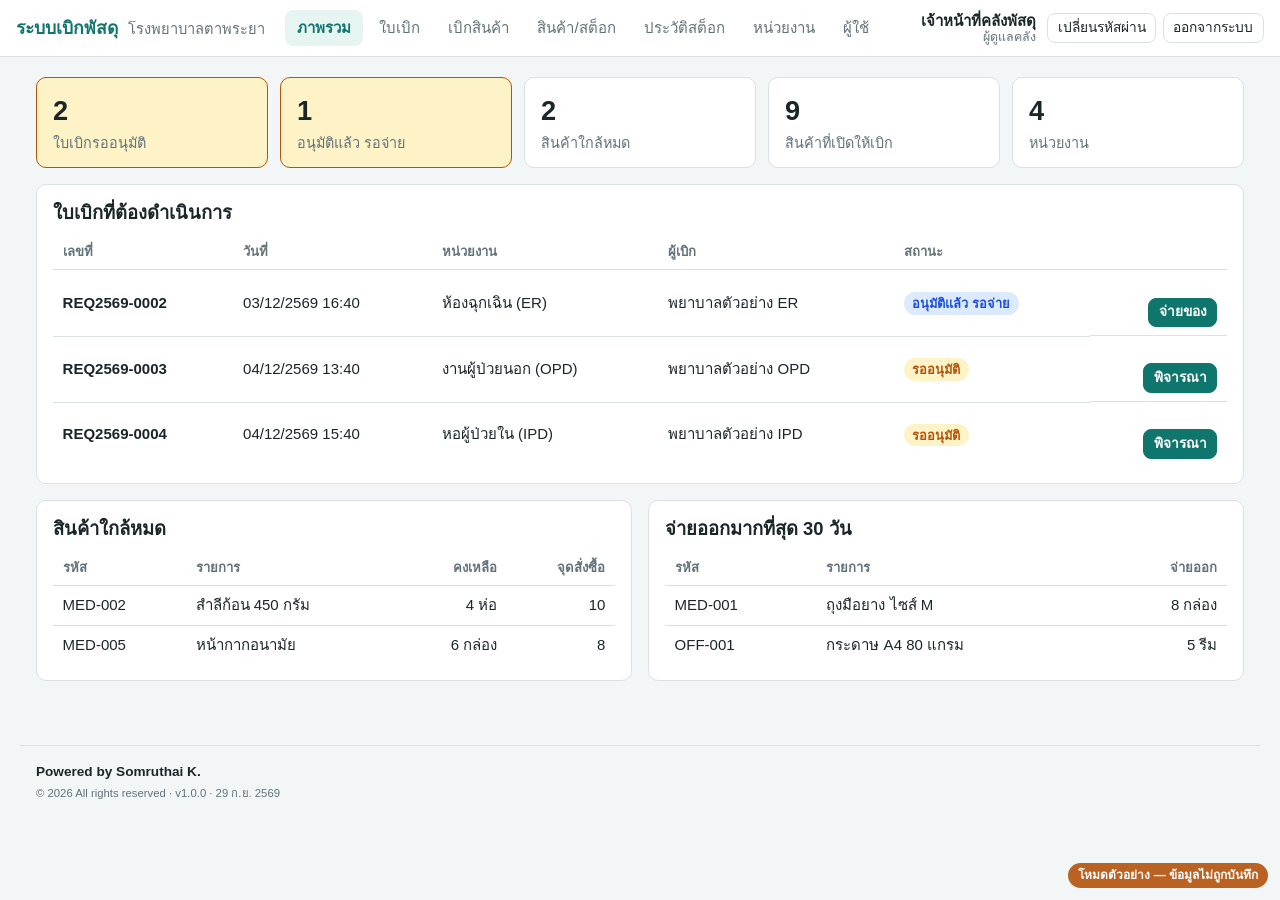
<file: codebase/app/index.html>
<!doctype html>
<html lang="th">
<head>
  <meta charset="utf-8">
  <meta name="viewport" content="width=device-width, initial-scale=1">
  <title>ระบบเบิกพัสดุ รพ.ตาพระยา</title>
  <link rel="icon" href="data:image/svg+xml,<svg xmlns='http://www.w3.org/2000/svg' viewBox='0 0 32 32'><rect width='32' height='32' rx='7' fill='%230f766e'/><path d='M8 11l8-4 8 4v10l-8 4-8-4z' fill='none' stroke='white' stroke-width='2.2' stroke-linejoin='round'/><path d='M8 11l8 4 8-4M16 15v10' fill='none' stroke='white' stroke-width='2.2'/></svg>">
  <link rel="stylesheet" href="style.css">
  <style>
    .demo-banner { position: fixed; right: 12px; bottom: 12px; z-index: 30; background: #b45309; color: #fff;
      font: 600 12px/1.4 "Segoe UI", Tahoma, sans-serif; padding: 4px 10px; border-radius: 99px; opacity: .9; }
    @media print { .demo-banner { display: none; } }
  </style>
</head>
<body>
  <header class="topbar">
    <div class="brand">ระบบเบิกพัสดุ <small>โรงพยาบาลตาพระยา</small></div>
    <nav id="tabs" aria-label="เมนูหลัก"></nav>
    <div id="userbox"></div>
  </header>
  <main id="view" aria-live="polite"></main>
  <footer class="site-footer">
    <strong>Powered by Somruthai K.</strong>
    <small>© 2026 All rights reserved · v1.0.0 · 29 ก.ย. 2569</small>
  </footer>
  <dialog id="dlg"></dialog>
  <div id="print" aria-hidden="true"></div>
  <div id="toast" role="status" hidden></div>
  <div class="demo-banner">โหมดตัวอย่าง — ข้อมูลไม่ถูกบันทึก</div>
  <script src="mock-api.js"></script>
  <script src="app.js"></script>
</body>
</html>
</file>
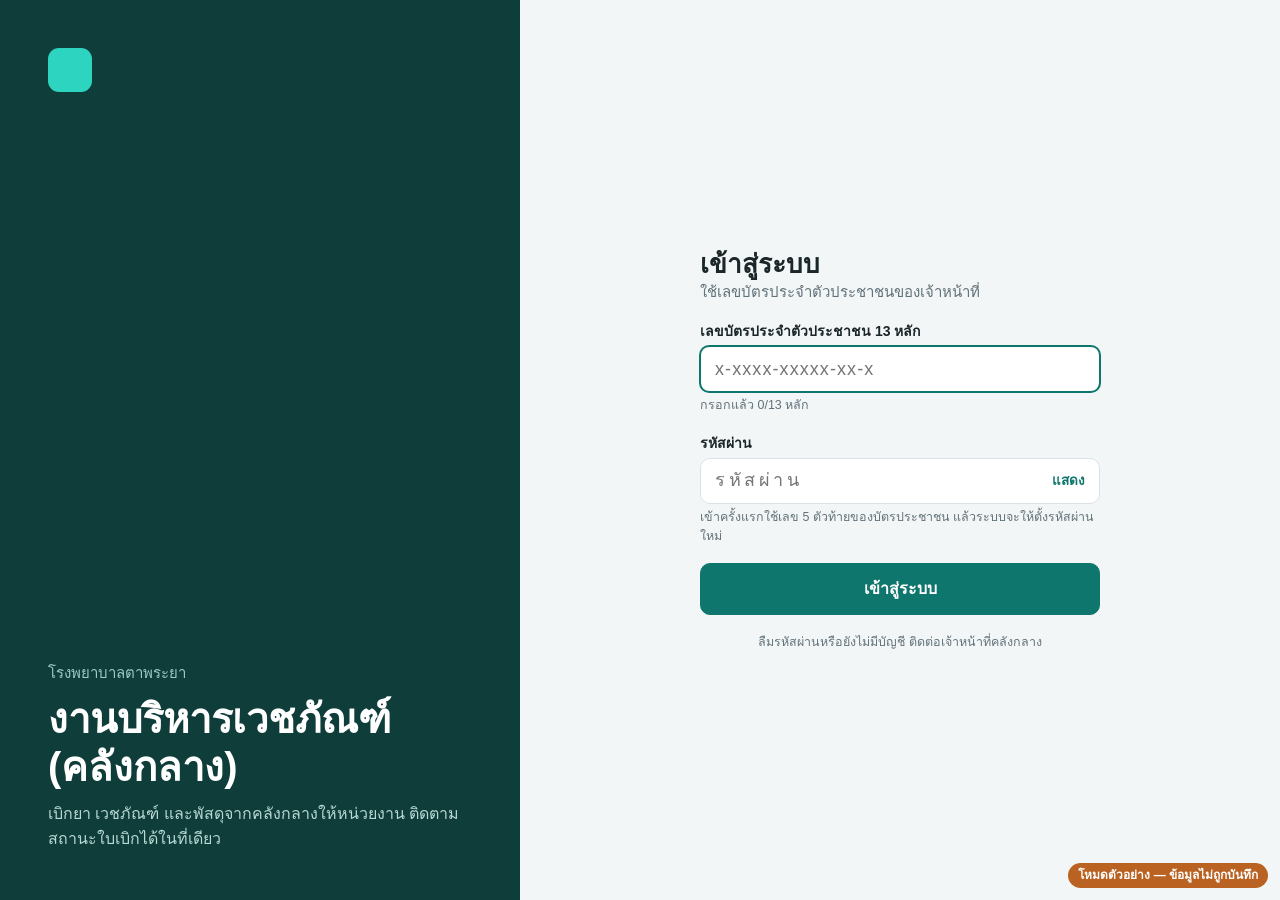
<file: project/uploads/codebase/app/index.html>
<!doctype html>
<html lang="th">
<head>
  <meta charset="utf-8">
  <meta name="viewport" content="width=device-width, initial-scale=1">
  <title>งานบริหารเวชภัณฑ์ (คลังกลาง) รพ.ตาพระยา</title>
  <link rel="icon" href="data:image/svg+xml,<svg xmlns='http://www.w3.org/2000/svg' viewBox='0 0 32 32'><rect width='32' height='32' rx='7' fill='%230f766e'/><rect x='9' y='12' width='14' height='2.6' rx='1.3' fill='white'/><rect x='9' y='17.4' width='14' height='2.6' rx='1.3' fill='white'/></svg>">
  <link rel="stylesheet" href="style.css">
  <style>
    .demo-banner { position: fixed; right: 12px; bottom: 12px; z-index: 30; background: #b45309; color: #fff;
      font: 600 12px/1.4 "Noto Sans Thai", "Segoe UI", Tahoma, sans-serif; padding: 4px 10px; border-radius: 99px; opacity: .9; }
    @media print { .demo-banner { display: none; } }
  </style>
</head>
<body class="auth">
  <div class="shell">
    <aside class="side">
      <div class="side-brand">
        <div class="logo"></div>
        <div class="brand-text"><b>งานบริหารเวชภัณฑ์</b><small>(คลังกลาง) · รพ.ตาพระยา</small></div>
      </div>
      <nav id="tabs" aria-label="เมนูหลัก"></nav>
      <div id="userbox"></div>
    </aside>
    <main id="view" aria-live="polite"></main>
  </div>
  <dialog id="dlg"></dialog>
  <div id="print" class="print-doc" aria-hidden="true"></div>
  <div id="toast" role="status" hidden></div>
  <div class="demo-banner">โหมดตัวอย่าง — ข้อมูลไม่ถูกบันทึก</div>
  <script src="mock-api.js"></script>
  <script src="app.js"></script>
</body>
</html>
</file>
<file: codebase/app/style.css>
:root {
  --bg: #f3f6f7;
  --surface: #ffffff;
  --border: #d9e1e4;
  --text: #1b2629;
  --muted: #62727a;
  --primary: #0f766e;
  --primary-text: #ffffff;
  --ok: #15803d;
  --ok-bg: #dcfce7;
  --warn: #b45309;
  --warn-bg: #fef3c7;
  --bad: #b91c1c;
  --bad-bg: #fee2e2;
  --info: #1d4ed8;
  --info-bg: #dbeafe;
  --soft: #e6f4f2;
  --radius: 10px;
  color-scheme: light;
}
@media (prefers-color-scheme: dark) {
  :root {
    --bg: #101719;
    --surface: #182124;
    --border: #2b383c;
    --text: #e4eced;
    --muted: #93a4aa;
    --primary: #2dd4bf;
    --primary-text: #062a26;
    --ok: #4ade80;
    --ok-bg: #14532d55;
    --warn: #fbbf24;
    --warn-bg: #78350f55;
    --bad: #f87171;
    --bad-bg: #7f1d1d55;
    --info: #93c5fd;
    --info-bg: #1e3a8a66;
    --soft: #134e4a66;
    color-scheme: dark;
  }
}

* { box-sizing: border-box; }
body {
  margin: 0;
  background: var(--bg);
  color: var(--text);
  font: 15px/1.5 "Segoe UI", "Leelawadee UI", "Noto Sans Thai", Tahoma, sans-serif;
}
h1, h2, h3 { margin: 0 0 .6rem; line-height: 1.25; }
h2 { font-size: 1.15rem; }
small, .muted { color: var(--muted); }

.topbar {
  position: sticky; top: 0; z-index: 5;
  display: flex; flex-wrap: wrap; align-items: center; gap: .5rem 1.25rem;
  padding: .6rem 1rem;
  background: var(--surface);
  border-bottom: 1px solid var(--border);
}
.brand { font-weight: 700; font-size: 1.1rem; color: var(--primary); }
.brand small { font-weight: 400; margin-left: .35rem; color: var(--muted); }
#tabs { display: flex; flex-wrap: wrap; gap: .25rem; flex: 1; }
#tabs button {
  border: 0; background: none; color: var(--muted);
  padding: .45rem .75rem; border-radius: 8px; cursor: pointer; font: inherit;
}
#tabs button:hover { background: var(--bg); color: var(--text); }
#tabs button[aria-current="page"] { background: var(--soft); color: var(--primary); font-weight: 600; }
#userbox { display: flex; align-items: center; gap: .4rem; }
#userbox span { display: grid; line-height: 1.2; text-align: right; margin-right: .3rem; }
#userbox small { font-size: .78rem; }
#userbox .btn + .btn { margin-left: 0; }

main { max-width: 1240px; margin: 0 auto; padding: 1.25rem 1rem 3rem; }

.site-footer {
  display: grid; gap: .15rem;
  max-width: 1240px; margin: 0 auto; padding: 1rem 1rem 1.5rem;
  border-top: 1px solid var(--border);
  font-size: .85rem;
}
.site-footer strong { color: var(--text); }

.card {
  background: var(--surface);
  border: 1px solid var(--border);
  border-radius: var(--radius);
  padding: 1rem;
  margin-bottom: 1rem;
  min-width: 0;
}
.grid2 { display: grid; grid-template-columns: repeat(auto-fit, minmax(320px, 1fr)); gap: 0 1rem; }
.stats { display: grid; grid-template-columns: repeat(auto-fit, minmax(160px, 1fr)); gap: .75rem; margin-bottom: 1rem; }
.stat {
  text-align: left; font: inherit; color: inherit; cursor: pointer;
  background: var(--surface); border: 1px solid var(--border); border-radius: var(--radius); padding: .8rem 1rem;
}
.stat:hover { border-color: var(--primary); }
.stat.attn { border-color: var(--warn); background: var(--warn-bg); }
.stat b { display: block; font-size: 1.7rem; }
.stat span { color: var(--muted); font-size: .9rem; }

.toolbar { display: flex; flex-wrap: wrap; align-items: center; gap: .6rem; margin-bottom: .8rem; }
.toolbar h2 { margin: 0 auto 0 0; }
.toolbar input, .toolbar select { width: auto; min-width: 200px; }

.table-wrap { overflow-x: auto; }
table { width: 100%; border-collapse: collapse; background: var(--surface); }
th, td { padding: .5rem .6rem; text-align: left; border-bottom: 1px solid var(--border); vertical-align: middle; }
th { font-size: .82rem; color: var(--muted); font-weight: 600; white-space: nowrap; }
tr:last-child td { border-bottom: 0; }
td.num, th.num { text-align: right; font-variant-numeric: tabular-nums; }
td.actions { white-space: nowrap; text-align: right; }
td .btn { vertical-align: middle; }
.list .table-wrap { border: 1px solid var(--border); border-radius: var(--radius); }

.btn {
  display: inline-block; border: 1px solid var(--border); background: var(--surface); color: var(--text);
  padding: .45rem .9rem; border-radius: 8px; cursor: pointer; font: inherit; text-decoration: none;
}
.btn:hover { border-color: var(--primary); }
.btn.primary { background: var(--primary); border-color: var(--primary); color: var(--primary-text); font-weight: 600; }
.btn.primary:hover { filter: brightness(1.08); }
.btn.danger { color: var(--bad); }
.btn.danger:hover { border-color: var(--bad); }
.btn.small { padding: .22rem .6rem; font-size: .86rem; }
.btn.block { display: block; width: 100%; padding: .6rem; }
.btn + .btn { margin-left: .3rem; }
.btn:disabled { opacity: .5; cursor: default; }

.badge { display: inline-block; padding: .1rem .55rem; border-radius: 99px; font-size: .8rem; font-weight: 600; white-space: nowrap; vertical-align: middle; }
.badge.ok { background: var(--ok-bg); color: var(--ok); }
.badge.warn { background: var(--warn-bg); color: var(--warn); }
.badge.bad { background: var(--bad-bg); color: var(--bad); }
.badge.info { background: var(--info-bg); color: var(--info); }
.badge.muted { background: var(--bg); color: var(--muted); border: 1px solid var(--border); }
.plus { color: var(--ok); font-weight: 600; }
.minus { color: var(--bad); font-weight: 600; }
.empty { color: var(--muted); padding: 1rem; margin: 0; }
.hint { background: var(--soft); border-radius: 8px; padding: .5rem .7rem; font-size: .9rem; margin: 0 0 .8rem; }

/* หน้าเบิกสินค้า */
.request-layout { display: grid; grid-template-columns: minmax(0, 1fr) 340px; gap: 1rem; align-items: start; }
.cart { position: sticky; top: 4.5rem; }
.cart-lines { list-style: none; padding: 0; margin: 0 0 1rem; max-height: 45vh; overflow-y: auto; }
.cart-lines li { display: grid; grid-template-columns: 1fr auto auto; gap: .5rem; align-items: center; padding: .5rem 0; border-bottom: 1px solid var(--border); }
.qty-unit { display: inline-flex; align-items: center; gap: .35rem; white-space: nowrap; }
.qty-unit input { width: 88px; text-align: right; }
.qty-unit span { color: var(--muted); font-size: .9rem; min-width: 2.5rem; }
.qty-input { width: 100px; text-align: right; }

/* ฟอร์มและกล่องข้อความ */
dialog {
  border: 1px solid var(--border); border-radius: 14px; padding: 0;
  background: var(--surface); color: var(--text);
  width: min(460px, calc(100vw - 32px));
  max-height: calc(100vh - 48px);
}
dialog.wide { width: min(900px, calc(100vw - 32px)); }
dialog::backdrop { background: #0008; }
.form { padding: 1.2rem; }
.form h2 { display: flex; flex-wrap: wrap; align-items: center; gap: .5rem; }
.fields { display: grid; gap: .8rem; }
.fields.step { margin-top: 1rem; padding-top: 1rem; border-top: 1px solid var(--border); }
.fields.two { grid-template-columns: repeat(auto-fit, minmax(220px, 1fr)); }
.field { display: grid; gap: .25rem; }
.field > span { font-size: .88rem; font-weight: 600; }
.field small { font-size: .8rem; }
input, select, textarea {
  width: 100%; font: inherit; color: var(--text); background: var(--bg);
  border: 1px solid var(--border); border-radius: 8px; padding: .45rem .6rem;
}
input:focus, select:focus, textarea:focus { outline: 2px solid var(--primary); outline-offset: -1px; }
.form-error { color: var(--bad); background: var(--bad-bg); padding: .5rem .7rem; border-radius: 8px; margin: .8rem 0 0; }
.actions { display: flex; flex-wrap: wrap; justify-content: flex-end; gap: .4rem; margin-top: 1.2rem; }
.actions .btn + .btn { margin-left: 0; }
.doc-actions { display: flex; flex-wrap: wrap; gap: .4rem; margin-top: 1rem; }
.doc-actions .btn + .btn { margin-left: 0; }
.info-grid { display: grid; grid-template-columns: repeat(auto-fit, minmax(180px, 1fr)); gap: .6rem 1rem; margin-bottom: 1rem; }
.info-grid small { font-size: .8rem; }

/* หน้าเข้าสู่ระบบ */
body.auth #tabs, body.auth #userbox { display: none; }
.auth-card { max-width: 400px; margin: 3rem auto; padding: 1.5rem; }
.auth-card .btn.block { margin-top: 1.2rem; }

#toast {
  position: fixed; left: 50%; bottom: 1.2rem; transform: translateX(-50%); z-index: 20;
  background: var(--text); color: var(--surface); padding: .6rem 1rem; border-radius: 8px;
  max-width: calc(100vw - 32px); box-shadow: 0 6px 20px #0003;
}
#toast.error { background: var(--bad); color: #fff; }

#print { display: none; }

@media (max-width: 900px) {
  .request-layout { grid-template-columns: 1fr; }
  .cart { position: static; }
}
@media (max-width: 640px) {
  main { padding: 1rem 1rem 3rem; }
  .toolbar input, .toolbar select { min-width: 0; flex: 1; }
  .brand small { display: none; }
  #userbox { width: 100%; justify-content: space-between; }
  #userbox span { text-align: left; margin-right: auto; }
}

/* ใบเบิกสำหรับพิมพ์ */
@media print {
  @page { size: A4; margin: 15mm; }
  body { background: #fff; color: #000; font-size: 14px; }
  body > *:not(#print) { display: none !important; }
  #print { display: block; }
  #print h1 { text-align: center; font-size: 1.4rem; margin: 0; }
  #print .center { text-align: center; margin: .2rem 0 1rem; }
  #print .print-head { display: grid; grid-template-columns: 1fr 1fr; gap: .3rem 1rem; margin-bottom: 1rem; }
  #print table { border-collapse: collapse; }
  #print th, #print td { border: 1px solid #000; padding: .3rem .5rem; color: #000; background: #fff; }
  #print .num { text-align: right; }
  #print .signs { display: grid; grid-template-columns: 1fr 1fr; gap: 2.2rem 2rem; margin-top: 2.5rem; break-inside: avoid; }
  #print .sign { text-align: center; line-height: 1.9; }
}
</file>
<file: project/uploads/codebase/app/style.css>
:root {
  --bg: #f3f6f7;
  --surface: #ffffff;
  --surface-2: #fbfcfc;
  --head: #f7f9fa;
  --border: #d9e1e4;
  --line: #e1e8ea;
  --line-soft: #edf1f2;
  --text: #1b2629;
  --muted: #62727a;
  --faint: #c3ced1;
  --primary: #0f766e;
  --primary-hover: #0b5a54;
  --primary-text: #ffffff;
  --soft: #e3f2ef;
  --soft-2: #f2faf8;
  --soft-line: #9cc9c3;
  --chip: #eef2f3;
  --disabled: #9fb5b2;
  --ok: #15803d;
  --ok-bg: #dcfce7;
  --warn: #b45309;
  --warn-bg: #fef3c7;
  --warn-line: #d97706;
  --warn-soft: #fffbeb;
  --bad: #b91c1c;
  --bad-bg: #fee2e2;
  --bad-line: #fecaca;
  --bad-soft: #fef2f2;
  --emerg: #dc2626;
  --info: #1d4ed8;
  --info-bg: #dbeafe;
  --info-soft: #f5f8ff;
  --info-line: #c7d6fb;
  --side-bg: #0f3d3a;
  --side-fg: #d6ebe8;
  --side-muted: #9cc9c3;
  --side-link: #b8d8d4;
  --side-head: #7fb3ad;
  --side-active: #1a5a55;
  --accent: #2dd4bf;
  --dark: #1b2629;
  --shadow: 0 8px 24px #0f2a2a1a;
  --wh-l: 0.94; --wh-c: 0.04; --wh-ink-l: 0.42; --wh-ink-c: 0.1; --bar-l: 0.55;
  --radius: 14px;
  color-scheme: light;
}
@media (prefers-color-scheme: dark) {
  :root {
    --bg: #101719;
    --surface: #182124;
    --surface-2: #1b2528;
    --head: #1d282b;
    --border: #2f3d41;
    --line: #2a373b;
    --line-soft: #222e31;
    --text: #e4eced;
    --muted: #93a4aa;
    --faint: #4a5a5e;
    --primary: #2dd4bf;
    --primary-hover: #5eead4;
    --primary-text: #062a26;
    --soft: #134e4a80;
    --soft-2: #134e4a40;
    --soft-line: #2b6f68;
    --chip: #243236;
    --disabled: #3d5553;
    --ok: #4ade80;
    --ok-bg: #14532d66;
    --warn: #fbbf24;
    --warn-bg: #78350f66;
    --warn-line: #d97706;
    --warn-soft: #78350f33;
    --bad: #f87171;
    --bad-bg: #7f1d1d66;
    --bad-line: #7f1d1d;
    --bad-soft: #7f1d1d33;
    --emerg: #ef4444;
    --info: #93c5fd;
    --info-bg: #1e3a8a66;
    --info-soft: #1e3a8a26;
    --info-line: #1e3a8a;
    --side-bg: #0b2927;
    --side-active: #17504b;
    --dark: #e4eced;
    --shadow: 0 8px 24px #0006;
    --wh-l: 0.36; --wh-c: 0.06; --wh-ink-l: 0.88; --wh-ink-c: 0.08; --bar-l: 0.68;
    color-scheme: dark;
  }
}

* { box-sizing: border-box; }
body {
  margin: 0;
  background: var(--bg);
  color: var(--text);
  font: 15px/1.5 "Noto Sans Thai", "Leelawadee UI", "Segoe UI", Tahoma, sans-serif;
}
h1, h2, h3 { margin: 0; line-height: 1.25; }
small, .muted { color: var(--muted); }
a { color: var(--primary); }
button, input, select, textarea { font: inherit; color: inherit; }

/* ---------- โครงหน้า: แถบซ้าย + เนื้อหา ---------- */
.shell { display: grid; grid-template-columns: 220px minmax(0, 1fr); min-height: 100vh; }
.side {
  min-width: 0;
  position: sticky; top: 0; height: 100vh;
  display: flex; flex-direction: column; gap: 4px;
  padding: 18px 12px; background: var(--side-bg); color: var(--side-fg);
}
.side-brand { display: flex; align-items: center; gap: 10px; padding: 0 8px 18px; }
.logo { width: 30px; height: 30px; border-radius: 8px; background: var(--accent); flex: none; }
.brand-text { display: grid; line-height: 1.2; }
.brand-text b { font-size: 14.5px; color: #fff; }
.brand-text small { font-size: 11.5px; color: var(--side-muted); }
#tabs { display: flex; flex-direction: column; gap: 2px; overflow-y: auto; }
#tabs .nav-head { font-size: 11.5px; font-weight: 600; color: var(--side-head); letter-spacing: .05em; padding: 14px 12px 4px; }
#tabs button {
  width: 100%; text-align: left; border: 0; background: none; color: var(--side-link);
  padding: 9px 12px; border-radius: 8px; cursor: pointer; white-space: nowrap;
}
#tabs button:hover { background: var(--side-active); color: #fff; }
#tabs button[aria-current="page"] { background: var(--side-active); color: #fff; font-weight: 600; }
#userbox { margin-top: auto; padding: 12px 8px 0; border-top: 1px solid #ffffff1f; display: grid; gap: 2px; }
#userbox b { font-size: 14px; color: #fff; font-weight: 600; }
#userbox small { font-size: 12px; color: var(--side-muted); }
#userbox button {
  margin-top: 8px; border: 1px solid #ffffff33; background: none; color: var(--side-fg);
  padding: 6px; border-radius: 8px; font-size: 13px; cursor: pointer;
}
#userbox button:hover { background: #ffffff14; }
#userbox button + button { margin-top: 4px; }

main { min-width: 0; padding: 22px 26px 48px; }

/* ---------- ส่วนประกอบทั่วไป ---------- */
.page-head { display: flex; flex-wrap: wrap; align-items: flex-end; gap: 12px 16px; margin-bottom: 18px; }
.page-head > .titles { display: grid; gap: 2px; margin-right: auto; min-width: 0; }
.page-head h1 { font-size: 22px; font-weight: 700; }
.page-head .sub { color: var(--muted); font-size: 15px; }
.page-head .over { color: var(--muted); font-size: 13px; display: flex; flex-wrap: wrap; align-items: center; gap: 8px; }

.panel { background: var(--surface); border: 1px solid var(--line); border-radius: var(--radius); min-width: 0; }
.panel.pad { padding: 16px 18px; }
.panel + .panel, .stack > * + * { margin-top: 14px; }
.panel-title { display: flex; flex-wrap: wrap; align-items: center; gap: 4px 12px; padding: 14px 18px; border-bottom: 1px solid var(--line); }
.panel-title h2 { font-size: 16px; font-weight: 700; margin-right: auto; }
.panel-title h2 small { font-weight: 400; font-size: 14px; }
.panel.pad > h2 { font-size: 16px; margin-bottom: 12px; }
.panel.pad > h2 + small { display: block; margin: -10px 0 12px; font-size: 13px; }

.table-wrap { overflow-x: auto; }
table { width: 100%; border-collapse: collapse; }
th, td { padding: 10px 14px; text-align: left; border-bottom: 1px solid var(--line-soft); vertical-align: middle; }
th { font-size: 12.5px; color: var(--muted); font-weight: 600; white-space: nowrap; background: var(--head); border-bottom-color: var(--line); }
tr:last-child td { border-bottom: 0; }
td.num, th.num { text-align: right; font-variant-numeric: tabular-nums; }
td.actions { white-space: nowrap; text-align: right; }
td.actions > * + * { margin-left: 6px; }
td .btn { vertical-align: middle; }
.list .table-wrap { background: var(--surface); border: 1px solid var(--line); border-radius: var(--radius); }
tr.group td { background: var(--surface-2); font-size: 13px; font-weight: 600; padding: 8px 18px; }

.btn {
  display: inline-flex; align-items: center; justify-content: center; gap: 8px;
  border: 1px solid var(--border); background: var(--surface); color: var(--text);
  padding: 8px 14px; border-radius: 9px; cursor: pointer; text-decoration: none; white-space: nowrap;
}
.btn:hover { border-color: var(--primary); }
.btn.primary { background: var(--primary); border-color: var(--primary); color: var(--primary-text); font-weight: 600; }
.btn.primary:hover { background: var(--primary-hover); border-color: var(--primary-hover); }
.btn.outline { border-color: var(--primary); color: var(--primary); font-weight: 600; }
.btn.outline:hover { background: var(--soft); }
.btn.danger { color: var(--bad); border-color: var(--bad-line); }
.btn.danger:hover { border-color: var(--bad); background: var(--bad-soft); }
.btn.emerg { background: var(--bad); border-color: var(--bad); color: #fff; font-weight: 600; }
.btn.small { padding: 4px 11px; font-size: 13.5px; border-radius: 8px; }
.btn.lg { padding: 11px 20px; font-size: 15px; border-radius: 10px; }
.btn.block { display: flex; width: 100%; }
.btn:disabled, .btn:disabled:hover { background: var(--disabled); border-color: var(--disabled); color: #fff; cursor: default; }
.btn.outline:disabled, .btn.outline:disabled:hover { background: var(--surface); border-color: var(--border); color: var(--disabled); }
.link { border: 0; background: none; padding: 0; color: var(--primary); font-weight: 600; cursor: pointer; font-size: 14px; }
.link.muted { color: var(--muted); font-weight: 400; text-decoration: underline; }
.icon-x {
  width: 28px; height: 28px; border: 0; background: none; color: var(--bad);
  border-radius: 6px; cursor: pointer; font-size: 16px; flex: none;
}
.icon-x:hover { background: var(--bad-bg); }
.tag { font-size: 10.5px; font-weight: 700; background: var(--primary); color: var(--primary-text); padding: 1px 5px; border-radius: 4px; }
.btn:disabled .tag { background: #fff; color: var(--disabled); }

.badge { display: inline-block; padding: 2px 10px; border-radius: 99px; font-size: 12.5px; font-weight: 600; white-space: nowrap; vertical-align: middle; }
.badge.ok { background: var(--ok-bg); color: var(--ok); }
.badge.warn { background: var(--warn-bg); color: var(--warn); }
.badge.bad { background: var(--bad-bg); color: var(--bad); }
.badge.info { background: var(--info-bg); color: var(--info); }
.badge.brand { background: var(--soft); color: var(--primary); }
.badge.muted { background: var(--chip); color: var(--muted); }
.badge.dark { background: var(--dark); color: var(--bg); }
.pill-count { background: var(--primary); color: var(--primary-text); border-radius: 99px; min-width: 22px; padding: 0 7px; font-size: 12.5px; text-align: center; font-weight: 600; }
.plus { color: var(--ok); font-weight: 600; }
.minus { color: var(--bad); font-weight: 600; }
.empty { color: var(--muted); padding: 20px 18px; margin: 0; }
.empty-box { border: 1px dashed var(--border); border-radius: 10px; padding: 24px 16px; text-align: center; color: var(--muted); font-size: 14px; }
.hint { background: var(--soft); border-radius: 8px; padding: 8px 12px; font-size: 14px; margin: 0 0 12px; }
.req-star { color: var(--bad); }
.doc-no { white-space: nowrap; }
.pos { display: block; font-size: 12.5px; color: var(--muted); }

.chips { display: flex; flex-wrap: wrap; align-items: center; gap: 8px; }
.chip {
  border: 1px solid var(--border); background: var(--surface); color: var(--text);
  padding: 6px 14px; border-radius: 99px; font-size: 13.5px; cursor: pointer; white-space: nowrap;
}
.chip[aria-pressed="true"] { background: var(--primary); border-color: var(--primary); color: var(--primary-text); }

/* ไอคอนคลัง: สีตามโทนของแต่ละคลัง (--h) */
.wh-ico {
  width: 48px; height: 48px; border-radius: 12px; flex: none;
  display: inline-flex; align-items: center; justify-content: center; font-weight: 700; font-size: 18px;
  background: var(--soft); color: var(--primary);
  background: oklch(var(--wh-l) var(--wh-c) var(--h));
  color: oklch(var(--wh-ink-l) var(--wh-ink-c) var(--h));
}
.wh-ico.sm { width: 24px; height: 24px; border-radius: 6px; font-size: 11px; }
.wh-ink { color: var(--primary); color: oklch(var(--wh-ink-l) var(--wh-ink-c) var(--h)); }

/* ---------- ฟอร์มและกล่องข้อความ ---------- */
dialog {
  border: 0; border-radius: 16px; padding: 0;
  background: var(--surface); color: var(--text); box-shadow: 0 24px 60px #0004;
  width: min(460px, calc(100vw - 32px));
  max-height: calc(100vh - 48px);
}
dialog.wide { width: min(900px, calc(100vw - 32px)); }
dialog::backdrop { background: #0f1d1f8c; }
.form { padding: 20px 22px; }
.form h2 { display: flex; flex-wrap: wrap; align-items: center; gap: 8px; font-size: 18px; margin-bottom: 14px; }
.fields { display: grid; gap: 12px; }
.fields.step { margin-top: 16px; padding-top: 16px; border-top: 1px solid var(--line); }
.fields.two { grid-template-columns: repeat(auto-fit, minmax(220px, 1fr)); }
.field { display: grid; gap: 4px; min-width: 0; }
.field > span { font-size: 13px; font-weight: 600; }
.field > span.soft { font-size: 12.5px; color: var(--muted); }
.field small { font-size: 12.5px; }
input, select, textarea {
  width: 100%; color: var(--text); background: var(--surface);
  border: 1px solid var(--border); border-radius: 9px; padding: 9px 12px;
}
select { cursor: pointer; }
textarea { background: var(--head); resize: vertical; }
input:focus, select:focus, textarea:focus { outline: 2px solid var(--primary); outline-offset: -1px; }
input:disabled { background: var(--chip); color: var(--muted); }
.form-error { color: var(--bad); background: var(--bad-bg); padding: 10px 14px; border-radius: 10px; margin: 12px 0 0; font-size: 14px; }
.actions { display: flex; flex-wrap: wrap; justify-content: flex-end; gap: 8px; margin-top: 18px; }
.doc-actions { display: flex; flex-wrap: wrap; gap: 8px; margin-top: 16px; }
.info-grid { display: grid; grid-template-columns: repeat(auto-fit, minmax(180px, 1fr)); gap: 10px 16px; margin-bottom: 16px; }
.info-grid small { font-size: 12.5px; }

/* ---------- เบิกสินค้า: เลือกคลัง ---------- */
.wh-grid { display: grid; grid-template-columns: repeat(auto-fill, minmax(220px, 1fr)); gap: 18px; }
.wh-card {
  display: grid; gap: 14px; align-content: start; text-align: left;
  background: var(--surface); border: 1px solid var(--line); border-radius: var(--radius);
  padding: 22px; min-height: 186px; cursor: pointer;
}
.wh-card:hover { border-color: var(--primary); box-shadow: var(--shadow); }
.wh-card-top { display: flex; align-items: center; justify-content: space-between; gap: 8px; }
.wh-card-body { display: grid; gap: 4px; }
.wh-card-body b { font-size: 19px; }
.wh-card-body span { font-size: 14px; color: var(--muted); line-height: 1.5; }
.wh-go { font-size: 14px; font-weight: 600; color: var(--primary); margin-top: auto; }
.in-cart { background: var(--soft); color: var(--primary); font-weight: 600; font-size: 13px; padding: 3px 10px; border-radius: 99px; white-space: nowrap; }

.edit-banner {
  display: flex; flex-wrap: wrap; align-items: center; gap: 8px 12px; margin-bottom: 18px;
  background: var(--warn-bg); border: 1px solid #fcd34d; border-radius: 12px; padding: 12px 16px; font-size: 14px; color: var(--warn);
}
.edit-banner span { margin-right: auto; }
.edit-banner .btn { border-color: var(--warn-line); color: var(--warn); font-weight: 600; }

/* ---------- เบิกสินค้า: เลือกสินค้า + ตะกร้า ---------- */
.shop { display: grid; grid-template-columns: minmax(0, 1fr) 380px; gap: 20px; align-items: start; }
.wh-tabs { position: relative; display: flex; gap: 6px; padding: 12px 14px 0; border-bottom: 1px solid var(--line); overflow-x: auto; }
.wh-tabs button {
  display: flex; align-items: center; gap: 6px; border: 0; border-bottom: 3px solid transparent; background: none;
  color: var(--muted); padding: 8px 10px 10px; white-space: nowrap; cursor: pointer; font-size: 14px;
}
.wh-tabs button[aria-selected="true"] { border-bottom-color: var(--primary); color: var(--primary); font-weight: 600; }
.wh-tabs .pill-count { font-size: 11.5px; min-width: 20px; padding: 0 6px; }
.shop-head { display: grid; gap: 2px; padding: 14px 18px; }
.shop-head b { font-size: 18px; }
.shop-head small { font-size: 13px; }
.prod-row { display: grid; grid-template-columns: 96px minmax(0, 1fr) auto; gap: 0 14px; align-items: center; padding: 10px 18px; border-bottom: 1px solid var(--line-soft); }
.prod-row:last-child { border-bottom: 0; border-radius: 0 0 var(--radius) var(--radius); }
.prod-row.head { padding: 8px 18px; border-top: 1px solid var(--line); border-bottom-color: var(--line); background: var(--head); font-size: 12.5px; font-weight: 600; color: var(--muted); }
.prod-row.in { background: var(--soft-2); }
.prod-row .code { font-size: 13px; color: var(--muted); }
.prod-row .name { font-weight: 500; min-width: 0; overflow: hidden; text-overflow: ellipsis; white-space: nowrap; }
.prod-qty { display: flex; justify-content: flex-end; align-items: center; gap: 8px; min-width: 236px; }
.unit { min-width: 52px; font-size: 13.5px; background: var(--chip); border-radius: 6px; padding: 4px 8px; text-align: center; white-space: nowrap; }
.stepper { display: flex; align-items: center; border: 1px solid var(--primary); border-radius: 9px; background: var(--surface); overflow: hidden; }
.stepper button { width: 34px; height: 36px; border: 0; background: var(--bg); font-size: 18px; cursor: pointer; color: var(--muted); }
.stepper button + input + button { color: var(--primary); }
.stepper input { width: 58px; height: 36px; border: 0; border-radius: 0; text-align: right; padding: 0 8px; font-weight: 600; font-variant-numeric: tabular-nums; }

.cart { position: sticky; top: 22px; display: flex; flex-direction: column; max-height: calc(100vh - 44px); }
.cart-head { padding: 16px 18px 10px; display: flex; align-items: baseline; justify-content: space-between; }
.cart-head h2 { font-size: 18px; }
.cart-head small { font-size: 13px; }
.cart-body { flex: 1; min-height: 60px; overflow-y: auto; padding: 0 18px; display: grid; gap: 14px; align-content: start; }
.cart-group-head { display: flex; align-items: center; gap: 8px; padding: 6px 0; border-bottom: 1px solid var(--line); }
.cart-group-head b { font-size: 14px; margin-right: auto; }
.cart-group-head small { font-size: 12.5px; }
.cart-line { display: grid; grid-template-columns: minmax(0, 1fr) auto auto; gap: 10px; align-items: center; padding: 8px 0 8px 32px; border-bottom: 1px solid var(--line-soft); }
.cart-line > span:first-child { font-size: 14px; white-space: nowrap; overflow: hidden; text-overflow: ellipsis; }
.qty-u { font-weight: 600; font-variant-numeric: tabular-nums; white-space: nowrap; }
.qty-u small { font-weight: 400; font-size: 13px; }
.cart-foot { padding: 14px 18px 18px; border-top: 1px solid var(--line); display: grid; gap: 8px; }
.cart-foot .btn { padding: 11px; font-size: 15px; border-radius: 10px; }

/* ---------- ใบเบิก (ทำใบเบิก / แก้ไข) ---------- */
.narrow { max-width: 900px; margin: 0 auto; }
.meta { display: grid; grid-template-columns: auto auto; gap: 2px 14px; font-size: 13.5px; margin: 0; }
.meta dt { color: var(--muted); }
.meta dd { margin: 0; font-weight: 600; }
.meta dd.muted { font-weight: 400; }
.meta select { padding: 4px 8px; font-weight: 600; }
.co-lines .row { display: grid; grid-template-columns: 40px 100px minmax(0, 1fr) 110px 80px 36px; gap: 0 12px; align-items: center; padding: 7px 18px; border-bottom: 1px solid var(--line-soft); }
.co-lines .row.head { padding: 8px 18px; background: var(--head); font-size: 12.5px; font-weight: 600; color: var(--muted); border-bottom-color: var(--line); }
.co-lines .row .n, .co-lines .row .code { font-size: 13px; color: var(--muted); font-variant-numeric: tabular-nums; }
.co-lines .row .name { font-size: 14.5px; min-width: 0; }
.co-lines .row .name small { display: none; }
.co-lines .wh-row { padding: 8px 18px; background: var(--surface-2); border-bottom: 1px solid var(--line-soft); font-size: 13px; font-weight: 600; }
.cart-qty { height: 34px; border-radius: 8px; text-align: right; padding: 0 10px; font-weight: 600; font-variant-numeric: tabular-nums; }

.types { display: grid; grid-template-columns: 1fr 1fr; gap: 10px; }
.type-opt { position: relative; display: flex; align-items: center; gap: 10px; border: 1.5px solid var(--border); background: var(--surface); border-radius: 10px; padding: 10px 12px; cursor: pointer; }
.type-opt input { position: absolute; opacity: 0; pointer-events: none; }
.type-opt .box { width: 20px; height: 20px; border-radius: 5px; border: 2px solid #b6c3c7; background: var(--surface); color: #fff; font-size: 13px; font-weight: 700; display: flex; align-items: center; justify-content: center; flex: none; }
.type-opt .txt { display: grid; line-height: 1.3; }
.type-opt .txt b { font-size: 15px; font-weight: 600; }
.type-opt .txt small { font-size: 12.5px; }
.type-opt:has(input:focus-visible) { outline: 2px solid var(--primary); outline-offset: 2px; }
.type-opt:has(input:checked) { --c: var(--primary); border-color: var(--c); background: var(--soft-2); }
.type-opt.emergency:has(input:checked) { --c: var(--emerg); background: var(--bad-soft); }
.type-opt:has(input:checked) .box { border-color: var(--c); background: var(--c); }
.type-opt:has(input:checked) .box::after { content: "✓"; }
.type-opt:has(input:checked) .txt b { color: var(--c); }
.types.invalid .type-opt { border-color: #fca5a5; }

.people { display: grid; grid-template-columns: 1fr 1fr; gap: 14px; }
.person { border: 1px solid var(--line); border-radius: 12px; padding: 14px; display: grid; gap: 10px; background: var(--surface-2); align-content: start; }
.person-head { display: flex; flex-wrap: wrap; align-items: baseline; gap: 4px 8px; }
.person-head b { font-size: 15px; }
.person-head small { font-size: 12.5px; margin-right: auto; }
.person-head .link { font-size: 12.5px; }
.person select { height: 42px; padding: 0 10px; font-size: 15px; }
.person select.invalid { border-color: var(--bad); }
.add-row { display: flex; gap: 6px; }
.add-row input { flex: 1; min-width: 0; height: 38px; border-color: var(--primary); }
.add-row .btn { padding: 0 12px; }
.co-actions { display: flex; flex-wrap: wrap; justify-content: flex-end; gap: 10px; margin-top: 18px; }

/* ---------- ส่งใบเบิกแล้ว ---------- */
.done { max-width: 520px; margin: 40px auto; padding: 32px; display: grid; gap: 16px; justify-items: center; text-align: center; }
.done-mark { width: 56px; height: 56px; border-radius: 99px; background: var(--ok-bg); color: var(--ok); display: flex; align-items: center; justify-content: center; font-size: 28px; font-weight: 700; }
.done h1 { font-size: 22px; }
.done-edit { width: 100%; display: flex; align-items: center; gap: 12px; background: var(--soft-2); border: 1px solid var(--soft); border-radius: 12px; padding: 12px 14px; text-align: left; font-size: 13.5px; }
.done-edit span { margin-right: auto; }
.done .row { display: flex; flex-wrap: wrap; justify-content: center; gap: 10px; }

/* ---------- อนุมัติและสรุปการเบิก ---------- */
.board-bar { display: flex; flex-wrap: wrap; align-items: center; gap: 8px 12px; margin-bottom: 14px; }
.board-bar .counts { margin-left: auto; font-size: 13.5px; color: var(--muted); }
.matrix-wrap { background: var(--surface); border: 1px solid var(--line); border-radius: var(--radius); overflow: auto; max-height: calc(100vh - 290px); min-height: 240px; }
.matrix { border-collapse: separate; border-spacing: 0; }
.matrix th, .matrix td { border-bottom: 1px solid var(--line-soft); border-left: 1px solid var(--line-soft); padding: 6px 8px; }
.matrix th:first-child, .matrix td:first-child { border-left: 0; padding-left: 14px; }
.matrix thead th { position: sticky; top: 0; z-index: 2; background: var(--head); border-bottom-color: var(--line); vertical-align: bottom; white-space: normal; color: var(--text); font-weight: 400; }
.matrix thead th.lbl { font-weight: 600; color: var(--muted); }
.matrix th:first-child, .matrix td:first-child { position: sticky; left: 0; z-index: 1; background: var(--surface); min-width: 200px; }
.matrix thead th:first-child { z-index: 3; background: var(--head); }
.doc-col { display: grid; gap: 3px; min-width: 110px; font-size: 12.5px; }
.doc-col b { font-size: 13.5px; line-height: 1.25; }
.doc-col small { font-size: 11.5px; }
.doc-col .badges { display: flex; flex-wrap: wrap; gap: 4px; }
.doc-col .badge { font-size: 11px; padding: 1px 7px; }
.doc-col .btn { font-size: 12px; padding: 3px 0; margin-top: 2px; }
.matrix thead th.is-approved { background: var(--info-soft); }
.matrix td.cell { text-align: right; }
.matrix td.cell.is-approved { background: var(--info-soft); }
.matrix .qty-input { width: 100%; max-width: 74px; height: 32px; border-radius: 7px; text-align: right; padding: 0 8px; font-weight: 600; font-variant-numeric: tabular-nums; }
.matrix .qty-input.changed { border-color: var(--warn-line); color: var(--warn); }
.matrix .qty-input:disabled { background: var(--info-soft); border-color: var(--info-line); color: var(--text); }
.matrix td.cell small, .matrix td.tot small { display: block; font-size: 11px; }
.matrix td.none { text-align: right; color: var(--faint); }
.matrix td.item-name span { display: block; font-size: 14px; font-weight: 500; }
.matrix td.item-name small { font-size: 12px; }
.matrix td.tot b { font-size: 15px; font-variant-numeric: tabular-nums; }
.matrix tr.over td, .matrix tr.over td:first-child { background: var(--bad-soft); }
.matrix tr.over .tot b, .matrix tr.over .stock { color: var(--bad); font-weight: 700; }
.board-foot { display: flex; flex-wrap: wrap; align-items: center; gap: 10px 12px; margin-top: 14px; padding: 12px 16px; }
.board-foot label { display: flex; align-items: center; gap: 8px; }
.board-foot label span { font-size: 13.5px; font-weight: 600; white-space: nowrap; }
.board-foot select { height: 38px; padding: 0 10px; min-width: 280px; }
.board-foot .over-msg { font-size: 13px; color: var(--bad); }
.board-foot .btn.lg { margin-left: auto; }
.paper { background: #fff; color: #000; border: 1px solid var(--line); padding: 28px 30px; font-size: 12px; max-height: 60vh; overflow: auto; }

/* ---------- นำเข้าสินค้าจาก Excel ---------- */
.import .steps { margin-left: auto; display: flex; gap: 6px; font-size: 12.5px; font-weight: 600; }
.import .steps span { padding: 3px 10px; border-radius: 99px; background: var(--chip); color: var(--muted); }
.import .steps span.on { background: var(--soft); color: var(--primary); }
.drop { border: 2px dashed var(--soft-line); background: var(--soft-2); border-radius: 14px; padding: 40px 20px; display: grid; justify-items: center; gap: 10px; text-align: center; cursor: pointer; }
.drop:hover, .drop.over { background: var(--soft); border-color: var(--primary); }
.drop .tag { font-size: 13px; padding: 6px 10px; border-radius: 6px; }
.drop b { font-size: 17px; font-weight: 600; }
.drop u { color: var(--primary); }
.import-help { display: grid; gap: 8px; margin-top: 16px; }
.import-help .table-wrap { border: 1px solid var(--line); border-radius: 10px; }
.import-help th, .import-help td { padding: 7px 10px; font-size: 13.5px; }
.import-help td { color: var(--muted); }
.row-between { display: flex; flex-wrap: wrap; justify-content: space-between; align-items: center; gap: 8px; }
.imp-file { display: flex; flex-wrap: wrap; align-items: center; gap: 8px 10px; background: var(--head); border-radius: 10px; padding: 10px 14px; margin-bottom: 12px; font-size: 14px; }
.imp-file .chips { margin-left: auto; }
.check { display: flex; gap: 8px; align-items: flex-start; font-size: 14px; margin-bottom: 12px; cursor: pointer; }
.check input { width: auto; margin-top: 4px; }
.imp-table { max-height: 46vh; overflow: auto; border: 1px solid var(--line); border-radius: 10px; }
.imp-table th { position: sticky; top: 0; z-index: 1; }
.imp-table td { padding: 8px 10px; font-size: 14px; }
.imp-table td.msg { font-size: 13px; }
.imp-table td.nowrap { white-space: nowrap; }
.imp-table .badge { font-size: 11.5px; padding: 1px 8px; }
tr.imp-error td { background: var(--bad-soft); }
tr.imp-update td { background: var(--info-soft); }
.import .actions .link { margin-right: auto; }

/* ---------- ทะเบียน ---------- */
.inline-form {
  display: grid; grid-template-columns: minmax(0, 1.2fr) minmax(0, 1.2fr) minmax(0, 1fr) auto; gap: 10px; align-items: end;
  background: var(--surface); border: 1.5px solid var(--primary); border-radius: 12px; padding: 14px 16px; margin-bottom: 16px;
}
.inline-form .field > span { font-size: 12.5px; color: var(--muted); }
.inline-form input, .inline-form select { height: 40px; }
.inline-form .btns { display: flex; gap: 6px; }
.inline-form .btns .btn { height: 40px; }
.code-cell { font-weight: 600; color: var(--primary); }

/* ---------- Dashboard ---------- */
.kpis { display: grid; grid-template-columns: repeat(4, minmax(0, 1fr)); gap: 12px; margin-bottom: 14px; }
.kpi { background: var(--surface); border: 1px solid var(--line); border-radius: 12px; padding: 14px 16px; display: grid; gap: 2px; }
.kpi span { font-size: 13px; color: var(--muted); }
.kpi b { font-size: 28px; font-variant-numeric: tabular-nums; }
.kpi b.tone-bad { color: var(--bad); }
.kpi b.tone-brand { color: var(--primary); }
.kpi small { font-size: 12.5px; }
.charts { display: grid; grid-template-columns: minmax(0, 1.35fr) minmax(0, 1fr); gap: 14px; margin-bottom: 14px; }
.charts.even { grid-template-columns: minmax(0, 1fr) minmax(0, 1fr); }
.chart { background: var(--surface); border: 1px solid var(--line); border-radius: 12px; padding: 16px 18px; display: grid; grid-template-columns: minmax(0, 1fr); gap: 12px; align-content: start; min-width: 0; }
.chart-title { display: flex; flex-wrap: wrap; align-items: center; gap: 4px 14px; }
.chart-title b { font-size: 15px; margin-right: auto; }
.chart-title small { display: block; font-size: 12.5px; width: 100%; }
.legend { display: flex; align-items: center; gap: 6px; font-size: 12.5px; color: var(--muted); }
.legend i { width: 10px; height: 10px; border-radius: 2px; }
.sw-emerg { background: var(--emerg); }
.sw-routine { background: var(--soft-line); }
.weeks { display: flex; align-items: flex-end; gap: 10px; height: 190px; border-bottom: 1px solid var(--border); padding: 0 4px; }
.week { flex: 1; min-width: 0; display: flex; flex-direction: column; align-items: center; justify-content: flex-end; height: 100%; }
.week .e-n { font-size: 11.5px; font-weight: 700; color: var(--bad); padding-bottom: 3px; }
.week .bar { width: 100%; max-width: 34px; }
.week .bar.e { background: var(--emerg); border-radius: 4px 4px 0 0; }
.week .bar.n { background: var(--soft-line); }
.week-labels { display: flex; gap: 10px; padding: 0 4px; margin-top: -6px; }
.week-labels span { flex: 1; min-width: 0; text-align: center; font-size: 11px; color: var(--muted); white-space: nowrap; overflow: hidden; }
.hbar { display: grid; grid-template-columns: 130px minmax(0, 1fr) 70px; gap: 10px; align-items: center; font-size: 13.5px; }
.hbar > span:first-child { white-space: nowrap; overflow: hidden; text-overflow: ellipsis; }
.hbar .track { height: 14px; background: var(--line-soft); border-radius: 99px; overflow: hidden; display: flex; }
.hbar .fill { height: 100%; border-radius: 99px; background: var(--primary); background: oklch(var(--bar-l) 0.1 var(--h)); }
.hbar .track.split { background: none; }
.hbar .fill.e { background: var(--emerg); border-radius: 99px 0 0 99px; }
.hbar .fill.n { background: var(--primary); border-radius: 0 99px 99px 0; }
.hbar .fill.e + .fill.n[style*="width:0"] { display: none; }
.hbar b, .hbar .v { text-align: right; font-variant-numeric: tabular-nums; }
.hbar .v small { color: var(--bad); font-size: 12px; }
.top-row { display: grid; grid-template-columns: 26px minmax(0, 1fr) auto; gap: 10px; align-items: center; padding: 7px 0; border-bottom: 1px solid var(--line-soft); }
.top-row:last-child { border-bottom: 0; }
.top-row > b { color: var(--primary); font-variant-numeric: tabular-nums; }
.top-row div { display: grid; min-width: 0; }
.top-row div span { font-size: 14px; font-weight: 500; }
.top-row div small { font-size: 12px; }

/* ---------- เข้าสู่ระบบ ---------- */
body.auth .shell { grid-template-columns: 1fr; }
body.auth .side { display: none; }
body.auth main { padding: 0; }
.login { display: grid; grid-template-columns: minmax(360px, 520px) minmax(0, 1fr); min-height: 100vh; }
.login-brand { background: var(--side-bg); color: var(--side-fg); padding: 48px; display: flex; flex-direction: column; gap: 18px; }
.login-brand .logo { width: 44px; height: 44px; border-radius: 11px; }
.login-copy { margin-top: auto; display: grid; gap: 10px; }
.login-copy small { font-size: 15px; color: var(--side-muted); font-weight: 500; }
.login-copy h1 { font-size: 40px; line-height: 1.2; color: #fff; }
.login-copy p { font-size: 16px; line-height: 1.6; color: var(--side-link); margin: 0; }
.login-main { display: flex; align-items: center; justify-content: center; padding: 40px 16px; }
.login-form { width: min(400px, 100%); display: grid; gap: 18px; }
.login-form h2 { font-size: 26px; }
.login-form .sub { color: var(--muted); font-size: 15px; }
.login-form .field > span { font-size: 14px; }
.login-form input.nid { height: 46px; padding: 0 14px; font-size: 18px; letter-spacing: .06em; font-variant-numeric: tabular-nums; }
.login-form input.nid.invalid { border-color: var(--bad); }
.pw { display: flex; align-items: center; border: 1px solid var(--border); background: var(--surface); border-radius: 10px; overflow: hidden; }
.pw:focus-within { outline: 2px solid var(--primary); outline-offset: -1px; }
.pw input { flex: 1; min-width: 0; height: 44px; border: 0; padding: 0 14px; font-size: 18px; letter-spacing: .2em; outline: none; }
.pw button { border: 0; background: none; color: var(--primary); font-weight: 600; font-size: 13.5px; padding: 0 14px; height: 44px; cursor: pointer; }
.login-form .btn.primary { padding: 13px; font-size: 16px; border-radius: 10px; }
.login-form .form-error { margin: 0; }
.center { text-align: center; }

#toast {
  position: fixed; left: 50%; bottom: 22px; transform: translateX(-50%); z-index: 20;
  background: #1b2629; color: #fff; padding: 10px 16px; border-radius: 10px; font-size: 14px;
  max-width: calc(100vw - 32px); box-shadow: 0 8px 24px #0003;
}
#toast.error { background: var(--bad); color: #fff; }

#print { display: none; }

/* ---------- จอเล็ก ---------- */
@media (max-width: 1100px) {
  .shop { grid-template-columns: minmax(0, 1fr); }
  .cart { position: static; max-height: none; }
  .charts, .charts.even { grid-template-columns: minmax(0, 1fr); }
  .kpis { grid-template-columns: repeat(2, minmax(0, 1fr)); }
  .inline-form { grid-template-columns: minmax(0, 1fr) minmax(0, 1fr); }
}
@media (max-width: 900px) {
  .shell { grid-template-columns: minmax(0, 1fr); }
  .side { position: static; height: auto; padding: 10px 12px; flex-direction: row; flex-wrap: wrap; align-items: center; gap: 6px 12px; }
  .side-brand { padding: 0; margin-right: auto; }
  #userbox { order: 2; margin: 0; padding: 0; border: 0; grid-template-columns: auto auto auto; align-items: center; gap: 0 8px; }
  #userbox small { grid-column: 1; }
  #userbox button, #userbox button + button { grid-row: 1 / span 2; margin: 0; padding: 5px 10px; }
  #userbox #change-pw { grid-column: 2; }
  #userbox #logout { grid-column: 3; }
  #tabs { order: 3; width: 100%; flex-direction: row; overflow-x: auto; gap: 4px; }
  #tabs .nav-head { display: none; }
  #tabs button { width: auto; padding: 7px 12px; }
  main { padding: 18px 16px 48px; }
  .login { grid-template-columns: minmax(0, 1fr); }
  .login-brand { padding: 24px 20px; }
  .login-copy { margin-top: 0; }
  .login-copy h1 { font-size: 28px; }
  .matrix-wrap { max-height: none; }
}
@media (max-width: 640px) {
  .types, .people { grid-template-columns: minmax(0, 1fr); }
  .inline-form { grid-template-columns: minmax(0, 1fr) !important; }
  .kpis { grid-template-columns: minmax(0, 1fr) minmax(0, 1fr); }
  .prod-row { grid-template-columns: minmax(0, 1fr); gap: 6px; }
  .prod-row.head { display: none; }
  .prod-row .name { white-space: normal; }
  .prod-qty { min-width: 0; justify-content: flex-start; }
  .co-lines .row { grid-template-columns: 28px minmax(0, 1fr) 84px 28px; gap: 4px 8px; }
  .co-lines .row .code, .co-lines .row .unit-cell { display: none; }
  .co-lines .row .name small { display: block; }
  .board-foot select { min-width: 0; width: 100%; }
  .board-foot label { flex-wrap: wrap; width: 100%; }
  .board-foot .btn.lg { margin-left: 0; width: 100%; }
  .done { padding: 24px 16px; }
  .done-edit { flex-direction: column; align-items: stretch; }
  .hbar { grid-template-columns: 96px minmax(0, 1fr) 56px; }
  .weeks, .week-labels { gap: 4px; }
}

/* ---------- พิมพ์ (ขาวดำ A4) ---------- */
.print-doc h1 { text-align: center; font-size: 1.35rem; margin: 0; }
.print-doc .center { text-align: center; margin: .2rem 0 1rem; }
.print-doc .print-head { display: grid; grid-template-columns: 1fr 1fr; gap: .3rem 1rem; margin-bottom: 1rem; }
.print-doc table { border-collapse: collapse; width: 100%; }
.print-doc th, .print-doc td { border: 1px solid #000; padding: .25rem .45rem; color: #000; background: #fff; font-size: inherit; }
.print-doc th { font-weight: 700; }
.print-doc .num { text-align: right; }
.print-doc .legend-list { margin: .6rem 0 0; display: grid; gap: .1rem; }
.print-doc .signs { display: grid; grid-template-columns: 1fr 1fr; gap: 2rem 2rem; margin-top: 2.5rem; break-inside: avoid; }
.print-doc .sign { text-align: center; line-height: 1.9; }
@media print {
  @page { size: A4; margin: 15mm; }
  body { background: #fff; color: #000; font-size: 13px; }
  body > *:not(#print) { display: none !important; }
  #print { display: block; }
}
</file>
